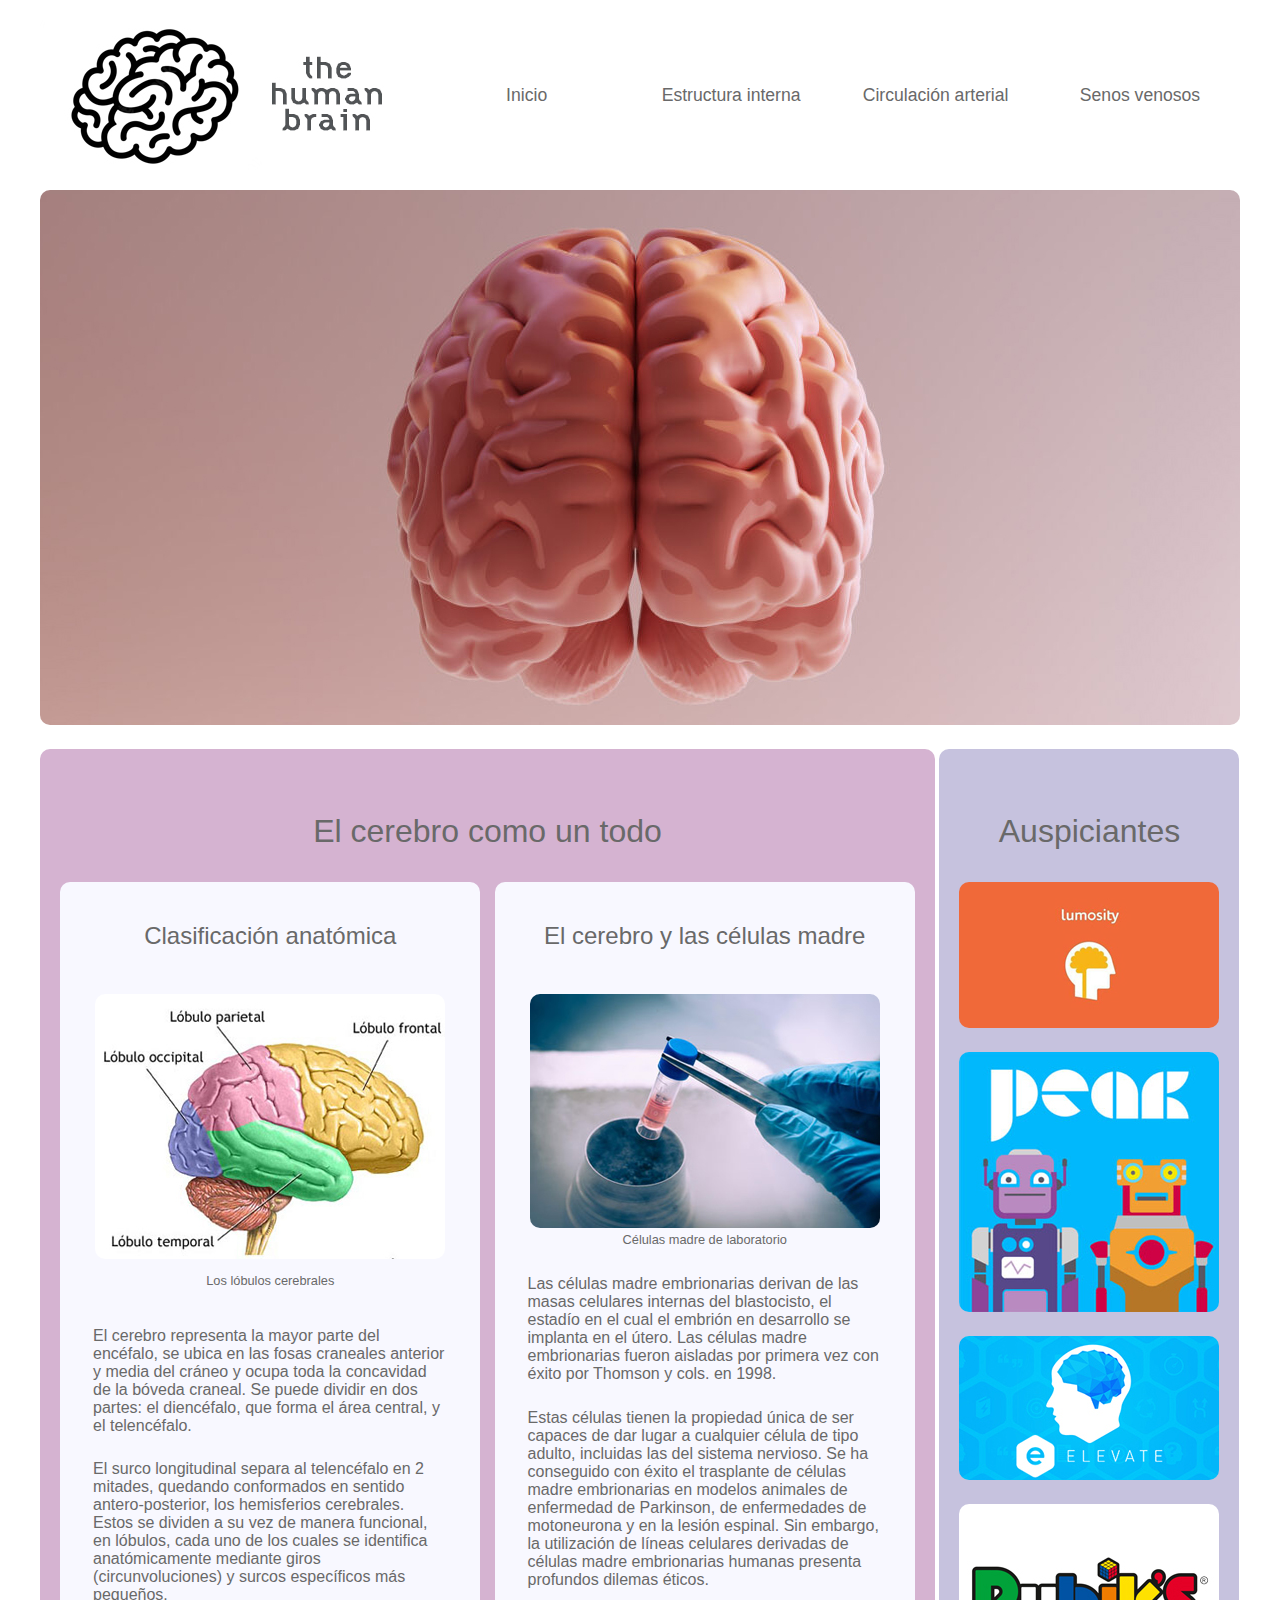
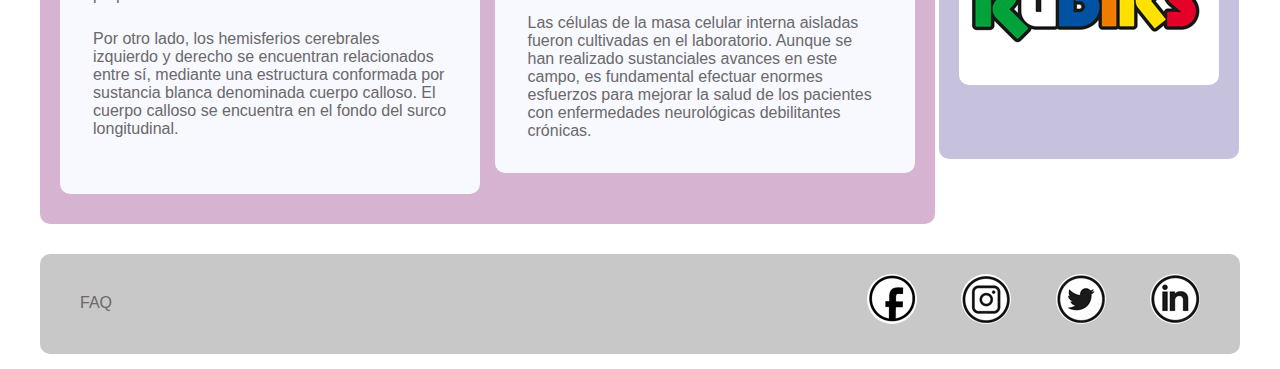
<file: index.html>
<!DOCTYPE html>
<html lang="es">
    <head>
        <meta charset="UTF-8" />
        <title>the human brain | Inicio</title>
        <link
            rel="stylesheet"
            href="CSS/styles.css"
        />
    </head>
    <body>
        <div id="contenedor">
            <header>
                <h1 id="logo">El cerebro</h1>

                <nav>
                    <ul>
                        <li>
                            <a href="#">Inicio</a>
                        </li>
                        <li>
                            <a href="secciones/estructura.html"
                                >Estructura interna</a
                            >
                        </li>
                        <li>
                            <a href="secciones/arterial.html"
                                >Circulación arterial</a
                            >
                        </li>
                        <li>
                            <a href="secciones/venas.html">Senos venosos</a>
                        </li>
                    </ul>
                </nav>
                <div class="paraclear"></div>
            </header>

            <div id="banner">
                <img
                    src="recursos/banner-brain.jpg"
                    alt="cerebro"
                />
            </div>
            <main id="main1">
                <section id="contenido">
                    <h2>El cerebro como un todo</h2>
                    <article id="anatomia">
                        <h3>Clasificación anatómica</h3>
                        <figure>
                            <img
                                src="recursos/anatomico.jpg"
                                alt="lobulos cerebrales"
                            />
                            <figcaption>
                                <p>Los lóbulos cerebrales</p>
                            </figcaption>
                        </figure>
                        <div>
                            <p>
                                El cerebro representa la mayor parte del
                                encéfalo, se ubica en las fosas craneales
                                anterior y media del cráneo y ocupa toda la
                                concavidad de la bóveda craneal. Se puede
                                dividir en dos partes: el diencéfalo, que forma
                                el área central, y el telencéfalo.
                            </p>
                            <p>
                                El surco longitudinal separa al telencéfalo en 2
                                mitades, quedando conformados en sentido
                                antero-posterior, los hemisferios cerebrales.
                                Estos se dividen a su vez de manera funcional,
                                en lóbulos, cada uno de los cuales se identifica
                                anatómicamente mediante giros (circunvoluciones)
                                y surcos específicos más pequeños.
                            </p>
                            <p>
                                Por otro lado, los hemisferios cerebrales
                                izquierdo y derecho se encuentran relacionados
                                entre sí, mediante una estructura conformada por
                                sustancia blanca denominada cuerpo calloso. El
                                cuerpo calloso se encuentra en el fondo del
                                surco longitudinal.
                            </p>
                        </div>
                    </article>
                    <article id="stemcells">
                        <h3>El cerebro y las células madre</h3>
                        <figure>
                            <img
                                src="recursos/stemcells.jpg"
                                alt="celulas madre"
                            />
                            <figcaption>
                                Células madre de laboratorio
                            </figcaption>
                        </figure>
                        <div>
                            <p>
                                Las células madre embrionarias derivan de las
                                masas celulares internas del blastocisto, el
                                estadío en el cual el embrión en desarrollo se
                                implanta en el útero. Las células madre
                                embrionarias fueron aisladas por primera vez con
                                éxito por Thomson y cols. en 1998.
                            </p>
                            <p>
                                Estas células tienen la propiedad única de ser
                                capaces de dar lugar a cualquier célula de tipo
                                adulto, incluidas las del sistema nervioso. Se
                                ha conseguido con éxito el trasplante de células
                                madre embrionarias en modelos animales de
                                enfermedad de Parkinson, de enfermedades de
                                motoneurona y en la lesión espinal. Sin embargo,
                                la utilización de líneas celulares derivadas de
                                células madre embrionarias humanas presenta
                                profundos dilemas éticos.
                            </p>
                            <p>
                                Las células de la masa celular interna aisladas
                                fueron cultivadas en el laboratorio. Aunque se
                                han realizado sustanciales avances en este
                                campo, es fundamental efectuar enormes esfuerzos
                                para mejorar la salud de los pacientes con
                                enfermedades neurológicas debilitantes crónicas.
                            </p>
                        </div>
                    </article>
                </section>
            </main>
            <aside id="publicidad">
                <h2>Auspiciantes</h2>
                <img
                    id="lumosity"
                    src="recursos/lumosity.jpg"
                    alt="juego Lumosity"
                />
                <img
                    id="peak"
                    src="recursos/peak.jpg"
                    alt="juego Peak"
                />

                <img
                    id="elevate"
                    src="recursos/elevate.jpg"
                    alt="juego Elevate"
                />
                <img
                    id="rubik"
                    src="recursos/rubik.jpg"
                    alt="cubo de Rubik"
                />
            </aside>
            <footer>
                <div id="datos">
                    <p>FAQ</p>
                </div>
                <div id="redes">
                    <ul>
                        <li>
                            <a
                                href="https://www.facebook.com"
                                id="fb"
                                >Facebook</a
                            >
                        </li>
                        <li>
                            <a
                                href="https://www.instagram.com"
                                id="ig"
                                >Instagram</a
                            >
                        </li>
                        <li>
                            <a
                                href="https://twitter.com"
                                id="tw"
                                >Twitter</a
                            >
                        </li>
                        <li>
                            <a
                                href="https://ar.linkedin.com"
                                id="in"
                                >Linkedin</a
                            >
                        </li>
                    </ul>
                </div>
                <div class="paraclear"></div>
            </footer>
        </div>
    </body>
</html>
</file>
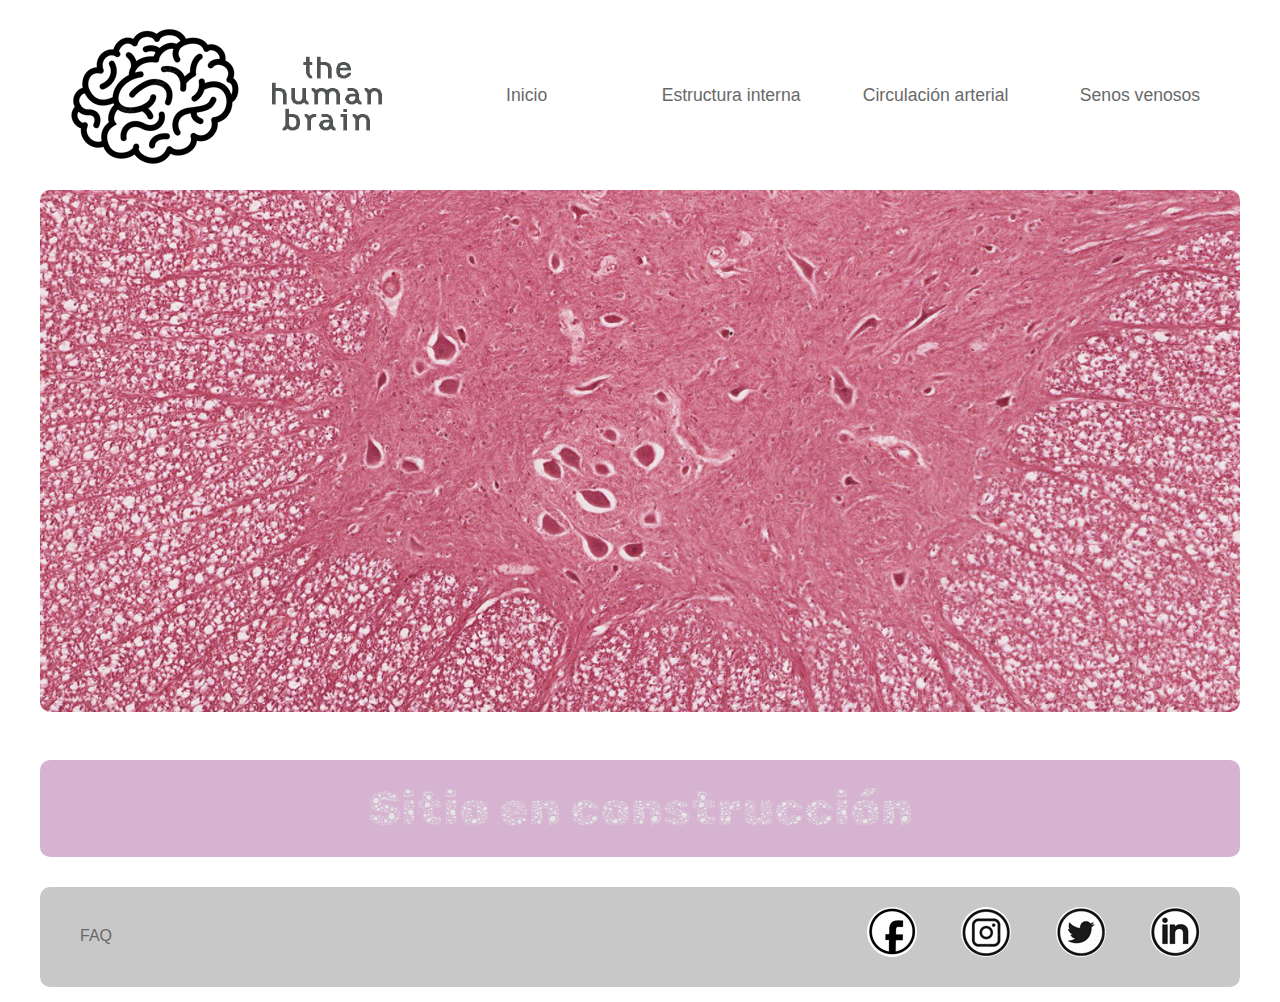
<file: secciones/arterial.html>
<!DOCTYPE html>
<html lang="es">
    <head>
        <meta charset="UTF-8" />
        <title>the human brain | Arterias</title>
        <link
            rel="stylesheet"
            href="../CSS/styles.css"
        />
        <link
            rel="preconnect"
            href="https://fonts.googleapis.com"
        />
        <link
            rel="preconnect"
            href="https://fonts.gstatic.com"
            crossorigin
        />
        <link
            href="https://fonts.googleapis.com/css2?family=Rubik+Microbe&display=swap"
            rel="stylesheet"
        />
    </head>

    <div id="contenedor">
        <header>
            <h1 id="logo">El cerebro</h1>

            <nav>
                <ul>
                    <li>
                        <a href="../index.html">Inicio</a>
                    </li>
                    <li>
                        <a href="estructura.html">Estructura interna</a>
                    </li>
                    <li>
                        <a href="#">Circulación arterial</a>
                    </li>
                    <li>
                        <a href="venas.html">Senos venosos</a>
                    </li>
                </ul>
            </nav>
            <div class="paraclear"></div>
        </header>

        <div id="banner">
            <img
                src="../recursos/banner-histo.jpg"
                alt="cerebro"
            />
        </div>
        <section class="rosa">
            <h2 id="construccion">Sitio en construcción</h2>
        </section>

        <footer>
            <div id="datos">
                <p>FAQ</p>
            </div>
            <div id="redes">
                <ul>
                    <li>
                        <a
                            href="https://www.facebook.com"
                            id="fb"
                            >Facebook</a
                        >
                    </li>
                    <li>
                        <a
                            href="https://www.instagram.com"
                            id="ig"
                            >Instagram</a
                        >
                    </li>
                    <li>
                        <a
                            href="https://twitter.com"
                            id="tw"
                            >Twitter</a
                        >
                    </li>
                    <li>
                        <a
                            href="https://ar.linkedin.com"
                            id="in"
                            >Linkedin</a
                        >
                    </li>
                </ul>
            </div>
        </footer>
    </div>
</html>
</file>
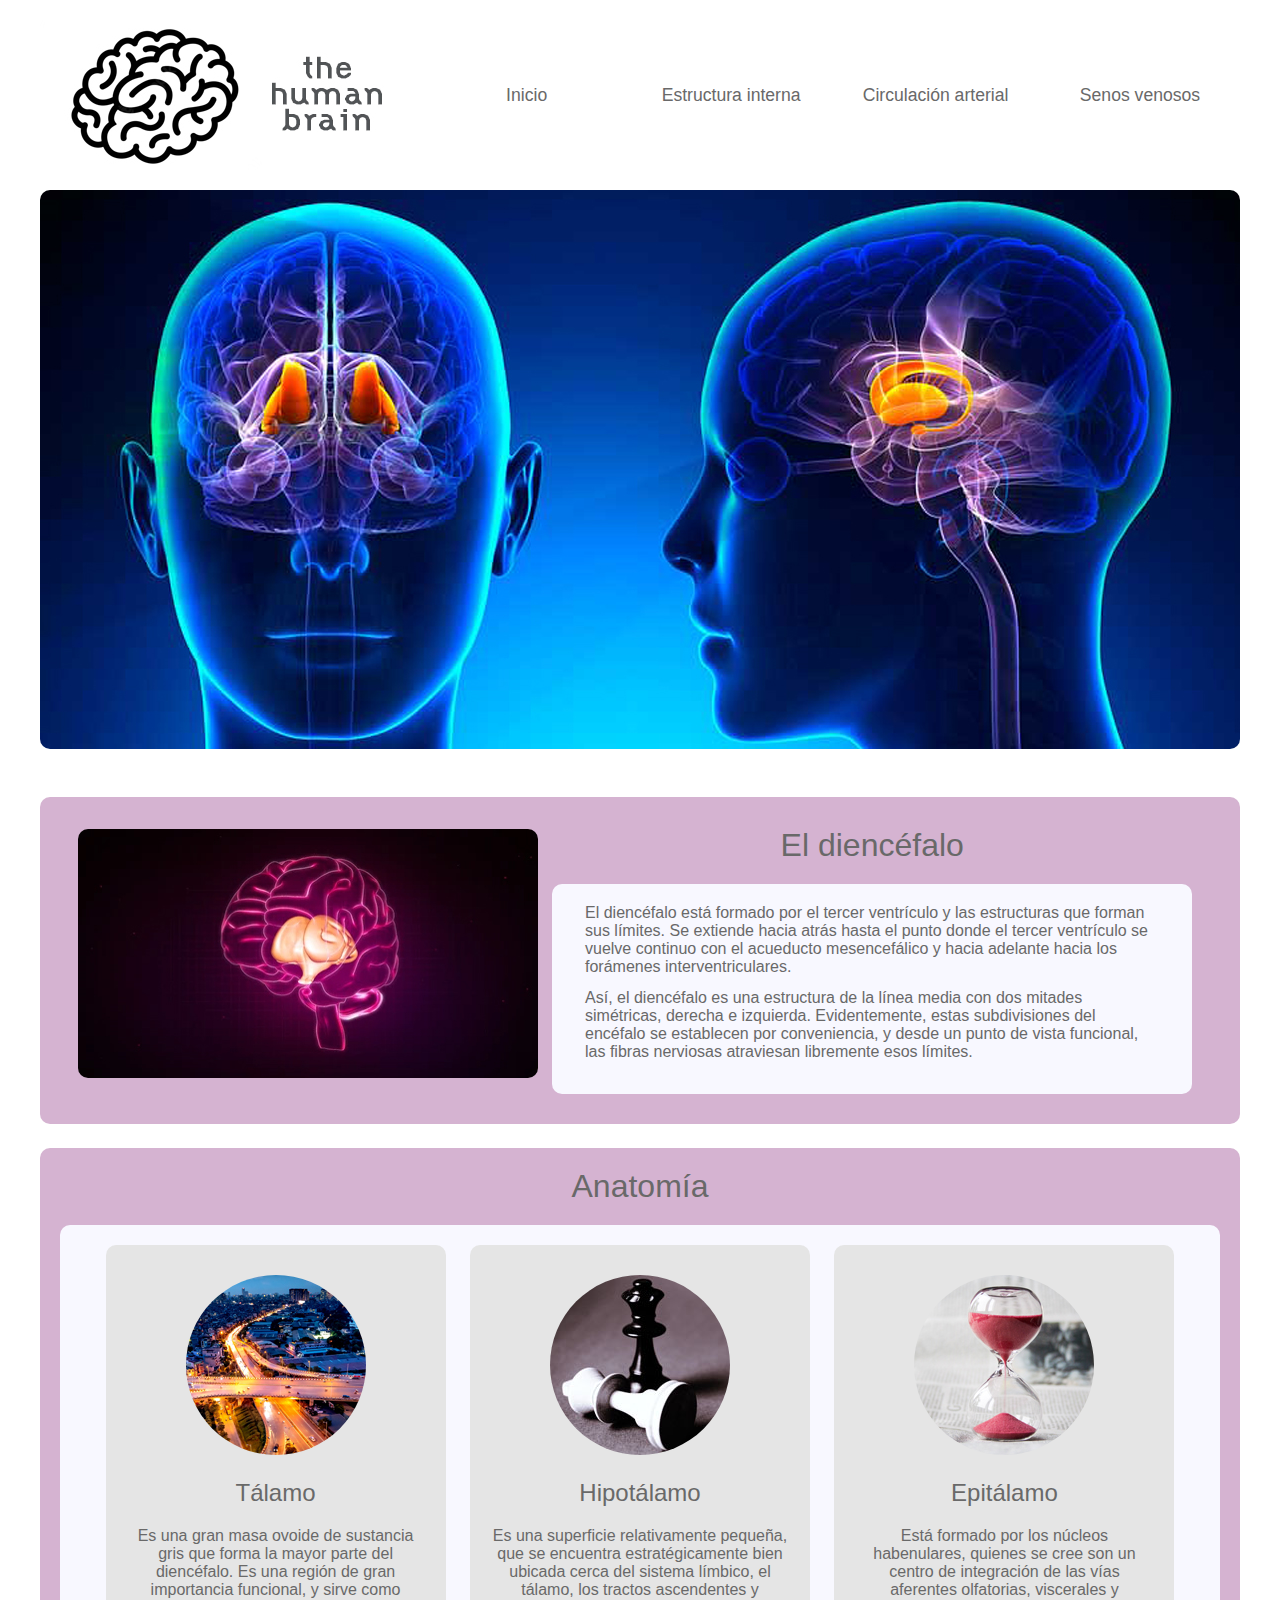
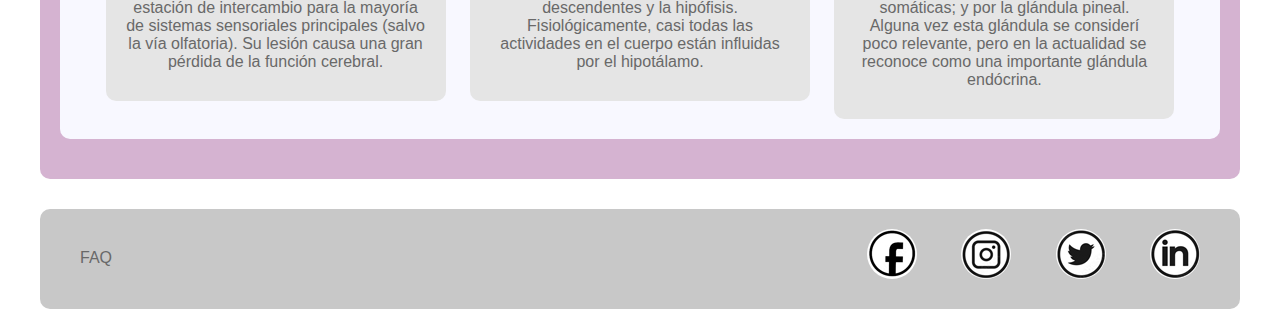
<file: secciones/estructura.html>
<!DOCTYPE html>
<html lang="es">
    <head>
        <meta charset="UTF-8" />
        <title>the human brain | Estructura</title>
        <link
            rel="stylesheet"
            href="../CSS/styles.css"
        />
    </head>
    <body>
        <div id="contenedor">
            <header>
                <h1 id="logo">El cerebro</h1>

                <nav>
                    <ul>
                        <li>
                            <a href="../index.html">Inicio</a>
                        </li>
                        <li>
                            <a href="#">Estructura interna</a>
                        </li>
                        <li>
                            <a href="arterial.html">Circulación arterial</a>
                        </li>
                        <li>
                            <a href="venas.html">Senos venosos</a>
                        </li>
                    </ul>
                </nav>
                <div class="paraclear"></div>
            </header>

            <div id="banner">
                <img
                    src="../recursos/banner-dienc.jpg"
                    alt="cerebro"
                />
            </div>

            <main>
                <div class="rosa">
                    <figure id="dienc">
                        <img
                            src="../recursos/diencefalo.jpg"
                            alt="el diencefalo"
                        />
                    </figure>
                    <section>
                        <h2>El diencéfalo</h2>
                        <div id="textodienc">
                            <p>
                                El diencéfalo está formado por el tercer
                                ventrículo y las estructuras que forman sus
                                límites. Se extiende hacia atrás hasta el punto
                                donde el tercer ventrículo se vuelve continuo
                                con el acueducto mesencefálico y hacia adelante
                                hacia los forámenes interventriculares.
                            </p>
                            <p>
                                Así, el diencéfalo es una estructura de la línea
                                media con dos mitades simétricas, derecha e
                                izquierda. Evidentemente, estas subdivisiones
                                del encéfalo se establecen por conveniencia, y
                                desde un punto de vista funcional, las fibras
                                nerviosas atraviesan libremente esos límites.
                            </p>
                        </div>
                    </section>
                </div>
            </main>
            <section class="rosa">
                <h2>Anatomía</h2>
                <ul>
                    <li>
                        <figure>
                            <img
                                class="capsulas"
                                src="../recursos/talamo.jpg"
                                alt="metafora de talamo"
                            />
                        </figure>
                        <h3>Tálamo</h3>
                        <p>
                            Es una gran masa ovoide de sustancia gris que forma
                            la mayor parte del diencéfalo. Es una región de gran
                            importancia funcional, y sirve como estación de
                            intercambio para la mayoría de sistemas sensoriales
                            principales (salvo la vía olfatoria). Su lesión
                            causa una gran pérdida de la función cerebral.
                        </p>
                    </li>
                    <li>
                        <figure>
                            <img
                                class="capsulas"
                                src="../recursos/hipotalamo.jpg"
                                alt="metafora de hipotalamo"
                            />
                        </figure>
                        <h3>Hipotálamo</h3>
                        <p>
                            Es una superficie relativamente pequeña, que se
                            encuentra estratégicamente bien ubicada cerca del
                            sistema límbico, el tálamo, los tractos ascendentes
                            y descendentes y la hipófisis. Fisiológicamente,
                            casi todas las actividades en el cuerpo están
                            influidas por el hipotálamo.
                        </p>
                    </li>
                    <li>
                        <figure>
                            <img
                                class="capsulas"
                                src="../recursos/epitalamo.jpg"
                                alt="metafora de epitalamo"
                            />
                        </figure>
                        <h3>Epitálamo</h3>
                        <p>
                            Está formado por los núcleos habenulares, quienes se
                            cree son un centro de integración de las vías
                            aferentes olfatorias, viscerales y somáticas; y por
                            la glándula pineal. Alguna vez esta glándula se
                            considerí poco relevante, pero en la actualidad se
                            reconoce como una importante glándula endócrina.
                        </p>
                    </li>
                </ul>
            </section>

            <footer>
                <div id="datos">
                    <p>FAQ</p>
                </div>
                <div id="redes">
                    <ul>
                        <li>
                            <a
                                href="https://www.facebook.com"
                                id="fb"
                                >Facebook</a
                            >
                        </li>
                        <li>
                            <a
                                href="https://www.instagram.com"
                                id="ig"
                                >Instagram</a
                            >
                        </li>
                        <li>
                            <a
                                href="https://twitter.com"
                                id="tw"
                                >Twitter</a
                            >
                        </li>
                        <li>
                            <a
                                href="https://ar.linkedin.com"
                                id="in"
                                >Linkedin</a
                            >
                        </li>
                    </ul>
                </div>
            </footer>
        </div>
    </body>
</html>
</file>
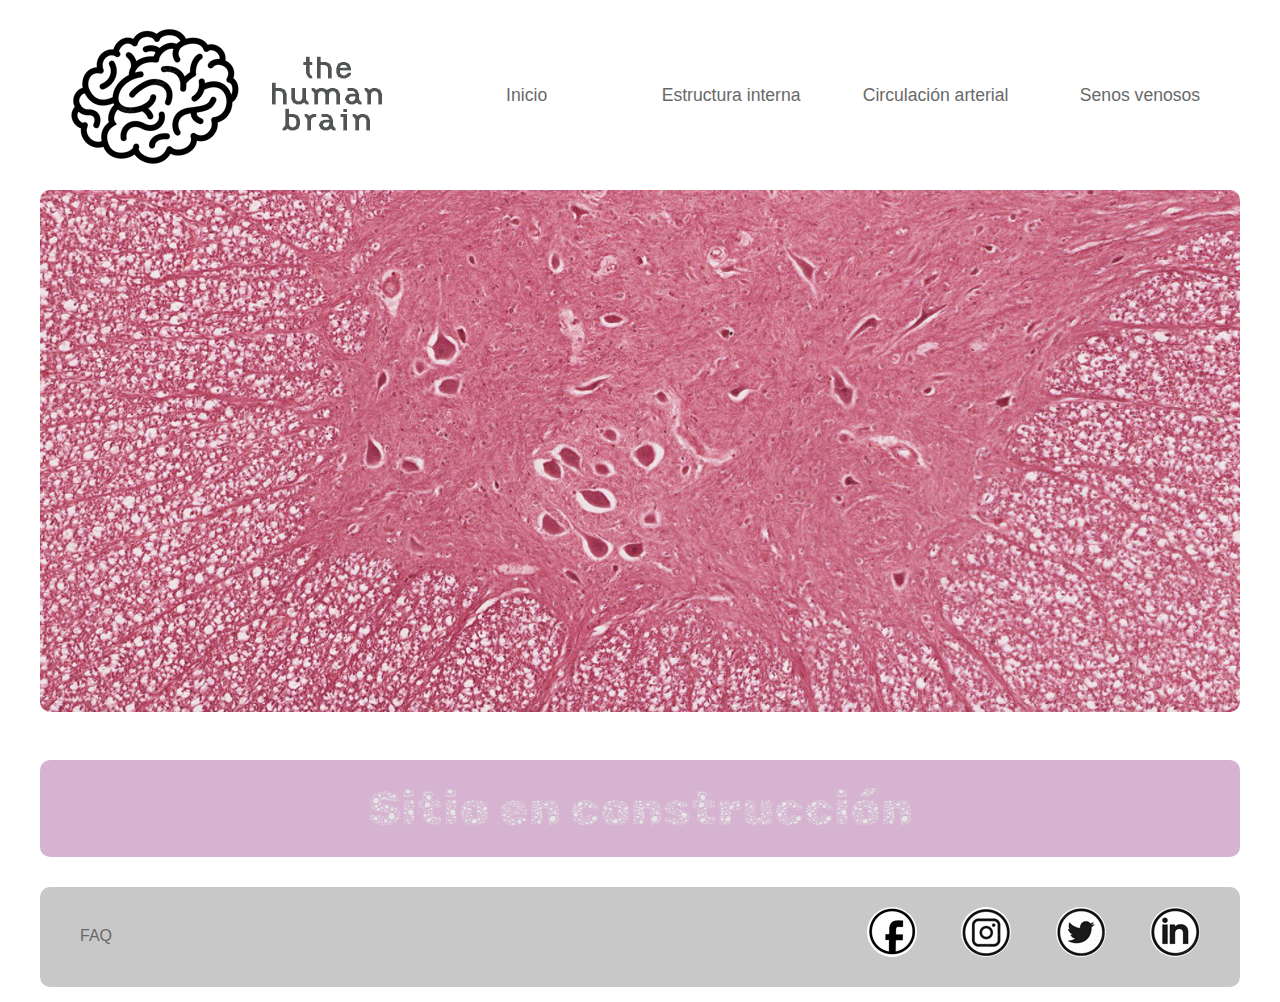
<file: secciones/venas.html>
<!DOCTYPE html>
<html lang="es">
    <head>
        <meta charset="UTF-8" />
        <title>the human brain | Venas</title>
        <link
            rel="stylesheet"
            href="../CSS/styles.css"
        />
        <link
            rel="preconnect"
            href="https://fonts.googleapis.com"
        />
        <link
            rel="preconnect"
            href="https://fonts.gstatic.com"
            crossorigin
        />
        <link
            href="https://fonts.googleapis.com/css2?family=Rubik+Microbe&display=swap"
            rel="stylesheet"
        />
    </head>

    <div id="contenedor">
        <header>
            <h1 id="logo">El cerebro</h1>

            <nav>
                <ul>
                    <li>
                        <a href="../index.html">Inicio</a>
                    </li>
                    <li>
                        <a href="estructura.html">Estructura interna</a>
                    </li>
                    <li>
                        <a href="arterial.html">Circulación arterial</a>
                    </li>
                    <li>
                        <a href="#">Senos venosos</a>
                    </li>
                </ul>
            </nav>
            <div class="paraclear"></div>
        </header>

        <div id="banner">
            <img
                src="../recursos/banner-histo.jpg"
                alt="cerebro"
            />
        </div>
        <section class="rosa">
            <h2 id="construccion">Sitio en construcción</h2>
        </section>

        <footer>
            <div id="datos">
                <p>FAQ</p>
            </div>
            <div id="redes">
                <ul>
                    <li>
                        <a
                            href="https://www.facebook.com"
                            id="fb"
                            >Facebook</a
                        >
                    </li>
                    <li>
                        <a
                            href="https://www.instagram.com"
                            id="ig"
                            >Instagram</a
                        >
                    </li>
                    <li>
                        <a
                            href="https://twitter.com"
                            id="tw"
                            >Twitter</a
                        >
                    </li>
                    <li>
                        <a
                            href="https://ar.linkedin.com"
                            id="in"
                            >Linkedin</a
                        >
                    </li>
                </ul>
            </div>
        </footer>
    </div>
</html>
</file>
<file: CSS/styles.css>
* {
    margin: 0;
    padding: 0;
}

body {
    font-size: 1em;
    font-weight: 200;
    color: dimgray;
}

#contenedor {
    width: 1200px;
    margin: auto;
    font-family: 'Gill Sans', 'Gill Sans MT', Calibri, 'Trebuchet MS',
        sans-serif;
    /* background-color: lightpink; */
}

#logo {
    background-image: url(../recursos/logo.jpg);
    width: 374px;
    height: 150px;
    font-size: 0;
}

header {
    margin: 20px 0;
}

header #logo {
    float: left;
}

header nav {
    float: right;
}

nav {
    height: 150px;
    line-height: 150px;
}

nav ul li {
    list-style: none;
    width: 200px;
    display: inline-block;
}

nav ul li a {
    text-decoration: none;
    display: block;
    text-align: center;
    color: dimgray;
    font-size: 1.1em;
    padding: 0 5px;
    border-radius: 5px;
}

nav ul li a:hover {
    background: rgb(213, 179, 209);
    color: rgb(47, 44, 44);
    font-size: 1.3em;
    text-decoration: none;
}

.paraclear {
    clear: both;
}

#banner img {
    border-radius: 10px;
    margin-bottom: 20px;
}

/* --- */
img {
    border-radius: 10px;
}
/* --- */

#main1 {
    display: inline-block;
    text-align: center;
    padding: 0 15px;
    padding-bottom: 30px;
    width: 865px;
    background-color: rgb(213, 179, 209);
    border-radius: 10px;
}

#contenido h2,
#publicidad h2 {
    font-weight: 400;
    font-size: 2em;
    margin-top: 2em;
    margin-bottom: 1em;
    text-align: center;
}

#contenido h2:hover,
.rosa h2:hover {
    color: rgb(47, 44, 44);
}

figure {
    text-align: center;
}

figcaption {
    text-align: center;
    font-size: 0.8em;
    margin-bottom: 1.2em;
}

#anatomia figure img,
#stemcells figure img {
    border-radius: 10px;
}

#anatomia {
    width: 380px;
    padding: 20px;
    padding-bottom: 43px;
    margin-right: 10px;
    display: inline-block;
    text-align: left;
    background-color: ghostwhite;
    border-radius: 10px;
}

#stemcells {
    width: 380px;
    padding: 20px;
    display: inline-block;
    text-align: left;
    vertical-align: top;
    background-color: ghostwhite;
    border-radius: 10px;
}

#anatomia h3,
#stemcells h3 {
    margin-bottom: 1em;
    text-align: center;
    font-weight: 400;
    font-size: 1.5em;
}

#contenido p {
    padding: 0.8em;
}

/* --- */

aside {
    display: inline-block;
    text-align: center;
    width: 280px;
    padding: 0 10px;
    padding-bottom: 50px;
    vertical-align: top;
    background-color: rgb(198, 194, 222);
    border-radius: 10px;
}

aside:hover {
    color: rgb(47, 44, 44);
}

#lumosity,
#peak,
#elevate,
#rubik {
    margin-bottom: 20px;
    border-radius: 10px;
}

#lumosity:hover,
#peak:hover,
#elevate:hover,
#rubik:hover {
    box-shadow: rgb(111, 102, 121) 0 5px 20px;
}

/* --- */

footer {
    height: 100px;
    text-align: left;
    background-color: rgb(200, 200, 200);
    border-radius: 10px;
    margin-top: 30px;
}

#datos {
    padding: 40px;
    border-radius: 10px;
    float: left;
}

#datos:hover {
    color: rgb(47, 44, 44);
    font-size: 1.1em;
}

#redes ul {
    line-height: 100px;
    border-radius: 10px;
    float: right;
    padding-right: 20px;
}

#redes ul li {
    list-style: none;
    width: 50px;
    height: 50px;
    display: inline-block;
    padding: 20px;
}

#redes ul li a {
    display: block;
    height: 50px;
    text-indent: -1500px;
    overflow: hidden;
}

#fb {
    background: url('../recursos/fb.jpg') center top no-repeat;
}
#ig {
    background: url('../recursos/ig.jpg') center top no-repeat;
}
#tw {
    background: url('../recursos/tw.jpg') center top no-repeat;
}
#in {
    background: url('../recursos/in.jpg') center top no-repeat;
}

#fb,
#ig,
#tw,
#in {
    border-radius: 50%;
}

#fb:hover,
#ig:hover,
#tw:hover,
#in:hover {
    box-shadow: rgb(213, 179, 209) 0 10px 20px;
}

/* --- */
/* --- */
/* --- */

.rosa {
    background-color: rgb(213, 179, 209);
    border-radius: 10px;
    padding-bottom: 20px;
    text-align: center;
    margin-top: 1.5em;
}
#dienc {
    display: inline-block;
    width: 460px;
    padding-top: 10px;
    vertical-align: middle;
}

.rosa section {
    display: inline-block;
    width: 640px;
    text-align: left;
    padding: 10px;
    vertical-align: middle;
    border-radius: 10px;
}

.rosa #textodienc {
    background-color: ghostwhite;
    padding: 20px;
    border-radius: 10px;
}

.rosa section p {
    padding: 0.8em;
    padding-top: 0;
}

.rosa h2 {
    font-weight: 400;
    font-size: 2em;
    text-align: center;
    padding: 20px 0;
}

.rosa ul {
    background-color: ghostwhite;
    border-radius: 10px;
    margin: 20px;
    margin-top: 0;
    padding: 10px 0;
}

.rosa ul li {
    list-style: none;
    display: inline-block;
    width: 300px;
    padding: 30px 20px;
    margin: 10px;
    background-color: rgb(229, 229, 229);
    border-radius: 10px;
    vertical-align: top;
}

#anatomia:hover,
#stemcells:hover,
.rosa #textodienc:hover,
.rosa ul li:hover {
    color: rgb(47, 44, 44);
    box-shadow: rgb(111, 102, 121) 0 5px 20px;
}

.capsulas {
    border-radius: 50%;
}

h3 {
    font-weight: 400;
    font-size: 1.5em;
    padding: 20px 0;
}

/* --- */
/* --- */
/* --- */

.rosa #construccion {
    color: rgb(229, 229, 229);
    font-family: 'Rubik Microbe', cursive, Arial, Helvetica, sans-serif;
    font-size: 3em;
    padding-bottom: 0;
}

#construccion:hover {
    transform: scale(2);
    color: ghostwhite;
}
</file>
